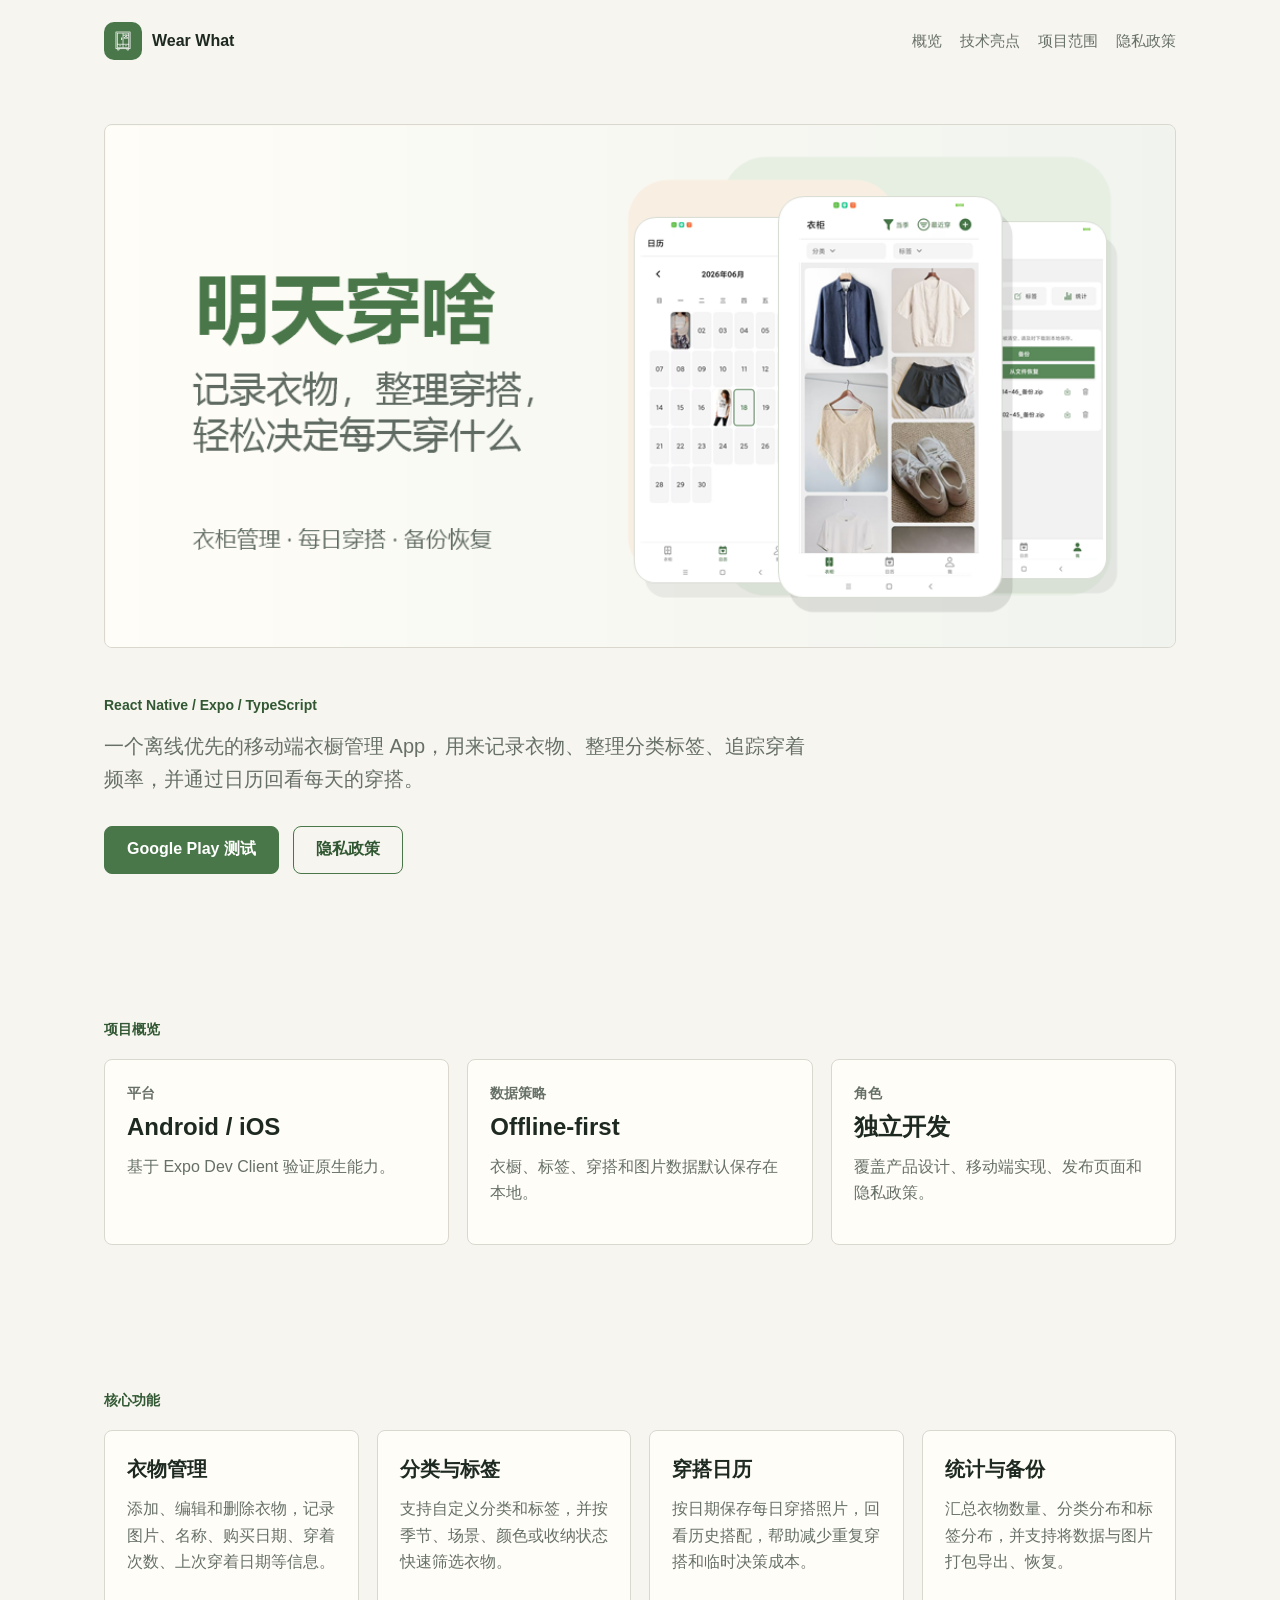
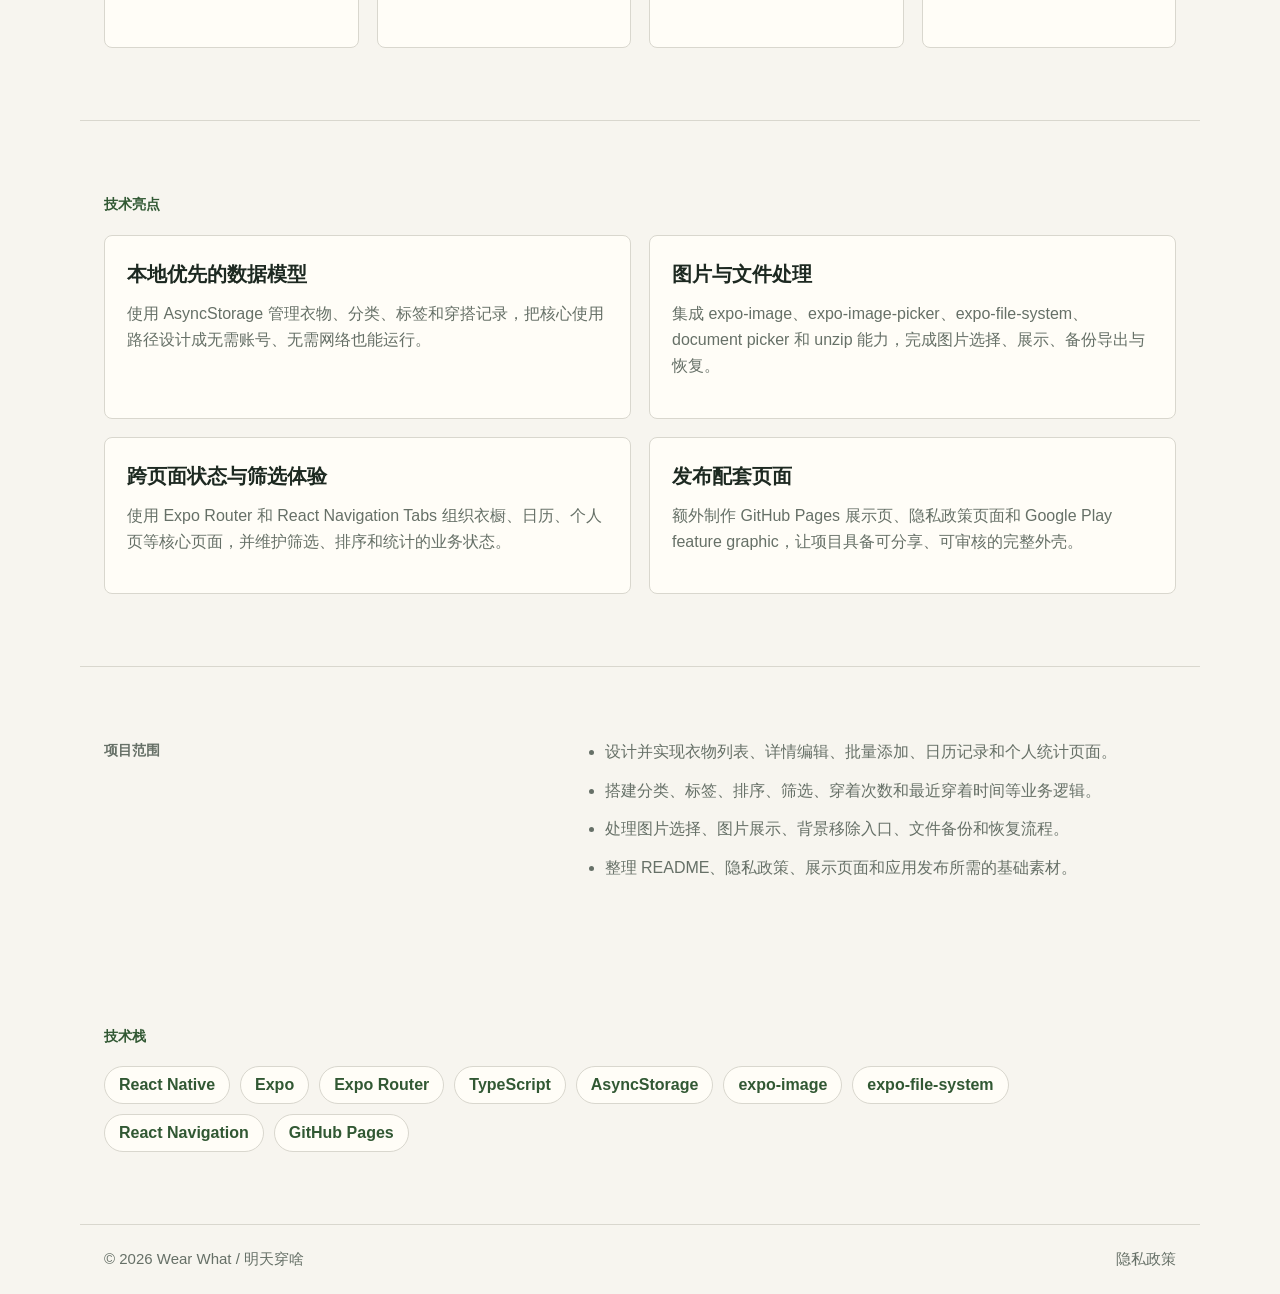
<file: index.html>
<!doctype html>
<html lang="zh-CN">
  <head>
    <meta charset="utf-8" />
    <meta name="viewport" content="width=device-width, initial-scale=1" />
    <title>Wear What / 明天穿啥 - React Native 项目展示</title>
    <meta
      name="description"
      content="Wear What / 明天穿啥是一个使用 React Native、Expo 和 TypeScript 构建的离线优先衣橱管理 App，支持衣物管理、穿搭日历、统计分析、图片处理和备份恢复。"
    />
    <link rel="icon" href="assets/app-icon.png" />
    <link rel="stylesheet" href="styles.css" />
  </head>
  <body>
    <header class="site-header">
      <a class="brand" href="./" aria-label="Wear What 项目首页">
        <img src="assets/app-icon.png" alt="" />
        <span>Wear What</span>
      </a>
      <nav aria-label="主要导航">
        <a href="#overview">概览</a>
        <a href="#engineering">技术亮点</a>
        <a href="#scope">项目范围</a>
        <a href="privacy.html">隐私政策</a>
      </nav>
    </header>

    <main>
      <section class="hero">
        <figure class="hero-art">
          <img
            src="assets/google-play-feature-graphic.png"
            alt="Wear What 应用功能截图拼图"
          />
        </figure>
        <div class="hero-copy">
          <p class="eyebrow">React Native / Expo / TypeScript</p>
          <p class="lead">
            一个离线优先的移动端衣橱管理 App，用来记录衣物、整理分类标签、追踪穿着频率，并通过日历回看每天的穿搭。
          </p>
          <div class="actions">
            <a
              class="button primary"
              href="https://play.google.com/apps/testing/com.yuy.wearwhat"
              >Google Play 测试</a
            >
            <a class="button secondary" href="privacy.html">隐私政策</a>
          </div>
        </div>
      </section>

      <section id="overview" class="section overview">
        <div class="section-heading">
          <p class="eyebrow">项目概览</p>
        </div>
        <div class="overview-grid">
          <article class="metric">
            <span>平台</span>
            <strong>Android / iOS</strong>
            <p>基于 Expo Dev Client 验证原生能力。</p>
          </article>
          <article class="metric">
            <span>数据策略</span>
            <strong>Offline-first</strong>
            <p>衣橱、标签、穿搭和图片数据默认保存在本地。</p>
          </article>
          <article class="metric">
            <span>角色</span>
            <strong>独立开发</strong>
            <p>覆盖产品设计、移动端实现、发布页面和隐私政策。</p>
          </article>
        </div>
      </section>

      <section class="section">
        <div class="section-heading">
          <p class="eyebrow">核心功能</p>
        </div>
        <div class="feature-grid">
          <article class="feature">
            <h3>衣物管理</h3>
            <p>添加、编辑和删除衣物，记录图片、名称、购买日期、穿着次数、上次穿着日期等信息。</p>
          </article>
          <article class="feature">
            <h3>分类与标签</h3>
            <p>支持自定义分类和标签，并按季节、场景、颜色或收纳状态快速筛选衣物。</p>
          </article>
          <article class="feature">
            <h3>穿搭日历</h3>
            <p>按日期保存每日穿搭照片，回看历史搭配，帮助减少重复穿搭和临时决策成本。</p>
          </article>
          <article class="feature">
            <h3>统计与备份</h3>
            <p>汇总衣物数量、分类分布和标签分布，并支持将数据与图片打包导出、恢复。</p>
          </article>
        </div>
      </section>

      <section id="engineering" class="section engineering">
        <div class="section-heading">
          <p class="eyebrow">技术亮点</p>
        </div>
        <div class="case-grid">
          <article class="case-card">
            <h3>本地优先的数据模型</h3>
            <p>
              使用 AsyncStorage 管理衣物、分类、标签和穿搭记录，把核心使用路径设计成无需账号、无需网络也能运行。
            </p>
          </article>
          <article class="case-card">
            <h3>图片与文件处理</h3>
            <p>
              集成 expo-image、expo-image-picker、expo-file-system、document picker 和 unzip 能力，完成图片选择、展示、备份导出与恢复。
            </p>
          </article>
          <article class="case-card">
            <h3>跨页面状态与筛选体验</h3>
            <p>
              使用 Expo Router 和 React Navigation Tabs 组织衣橱、日历、个人页等核心页面，并维护筛选、排序和统计的业务状态。
            </p>
          </article>
          <article class="case-card">
            <h3>发布配套页面</h3>
            <p>
              额外制作 GitHub Pages 展示页、隐私政策页面和 Google Play feature graphic，让项目具备可分享、可审核的完整外壳。
            </p>
          </article>
        </div>
      </section>

      <section id="scope" class="section split">
        <div>
          <p class="eyebrow">项目范围</p>
        </div>
        <ul class="scope-list">
          <li>设计并实现衣物列表、详情编辑、批量添加、日历记录和个人统计页面。</li>
          <li>搭建分类、标签、排序、筛选、穿着次数和最近穿着时间等业务逻辑。</li>
          <li>处理图片选择、图片展示、背景移除入口、文件备份和恢复流程。</li>
          <li>整理 README、隐私政策、展示页面和应用发布所需的基础素材。</li>
        </ul>
      </section>

      <section class="section stack">
        <div class="section-heading">
          <p class="eyebrow">技术栈</p>
        </div>
        <div class="tag-cloud" aria-label="技术栈列表">
          <span>React Native</span>
          <span>Expo</span>
          <span>Expo Router</span>
          <span>TypeScript</span>
          <span>AsyncStorage</span>
          <span>expo-image</span>
          <span>expo-file-system</span>
          <span>React Navigation</span>
          <span>GitHub Pages</span>
        </div>
      </section>

    </main>

    <footer class="site-footer">
      <span>© 2026 Wear What / 明天穿啥</span>
      <a href="privacy.html">隐私政策</a>
    </footer>
  </body>
</html>
</file>
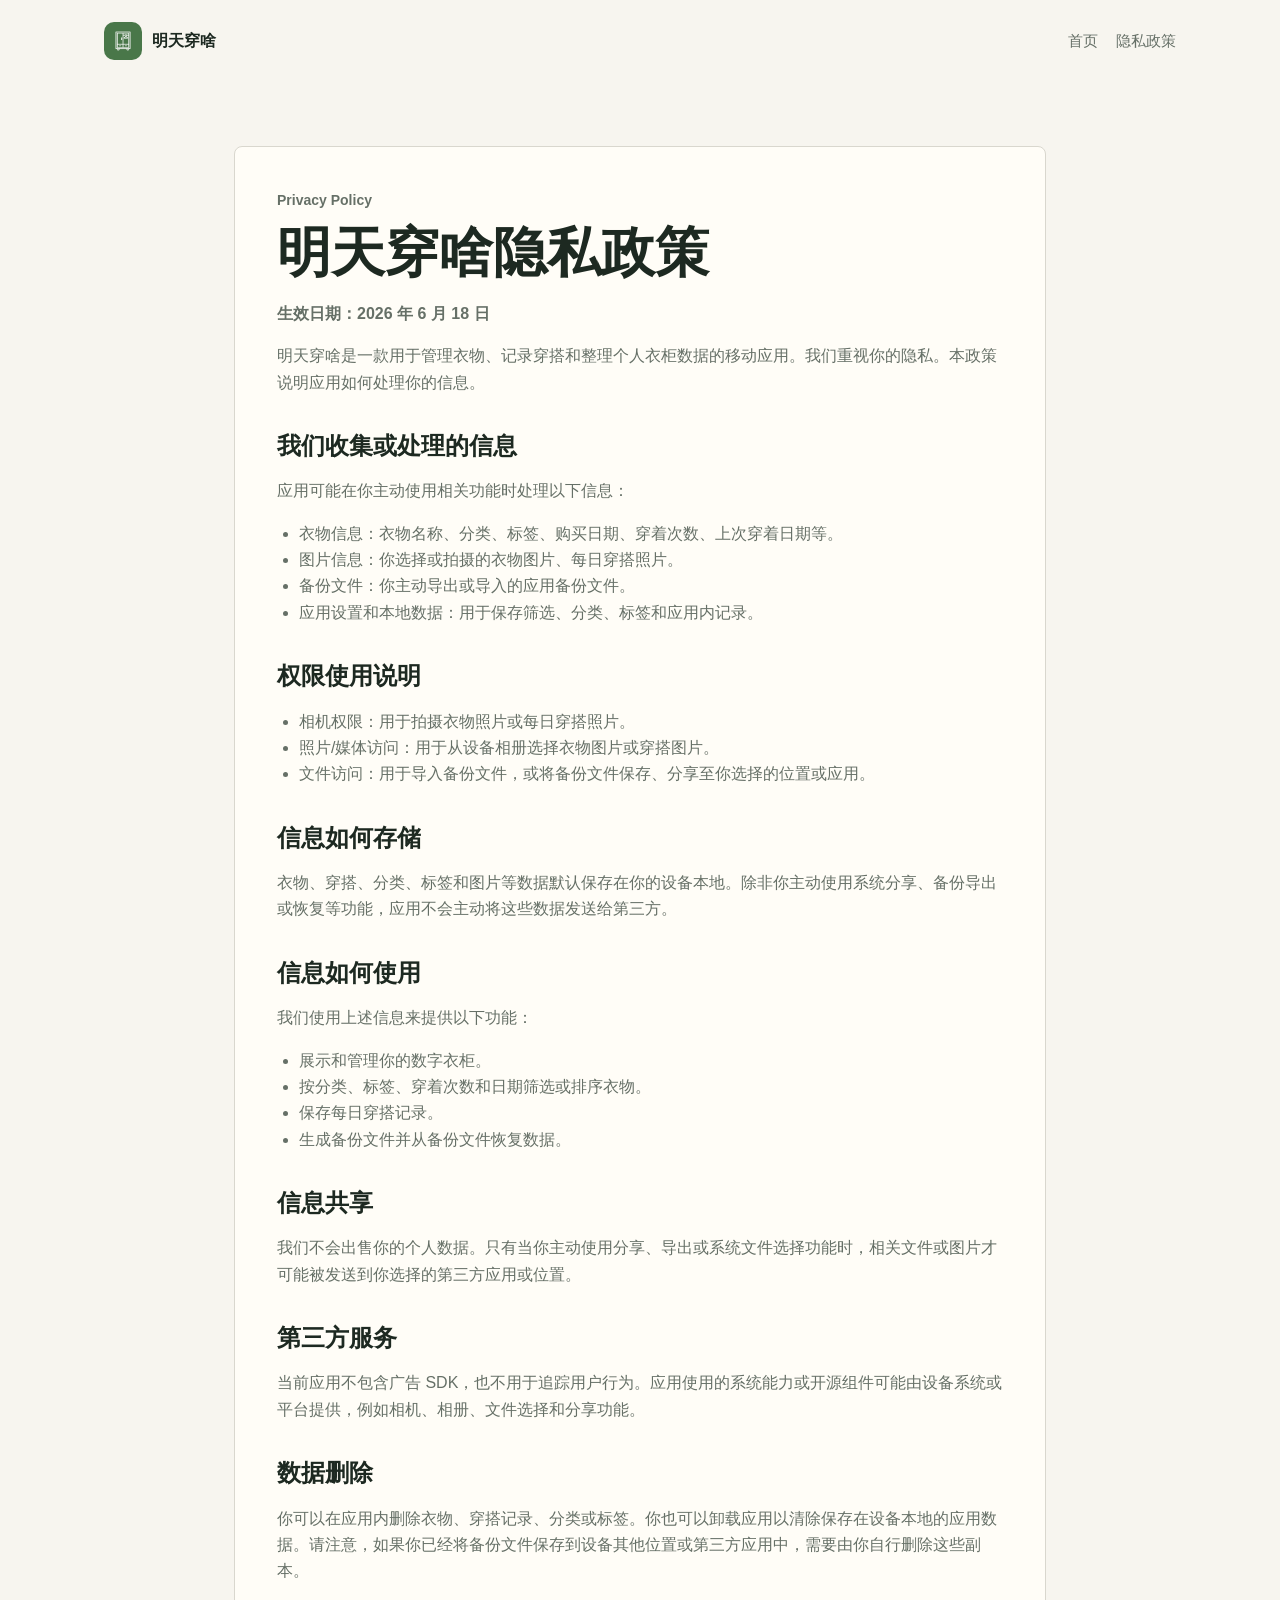
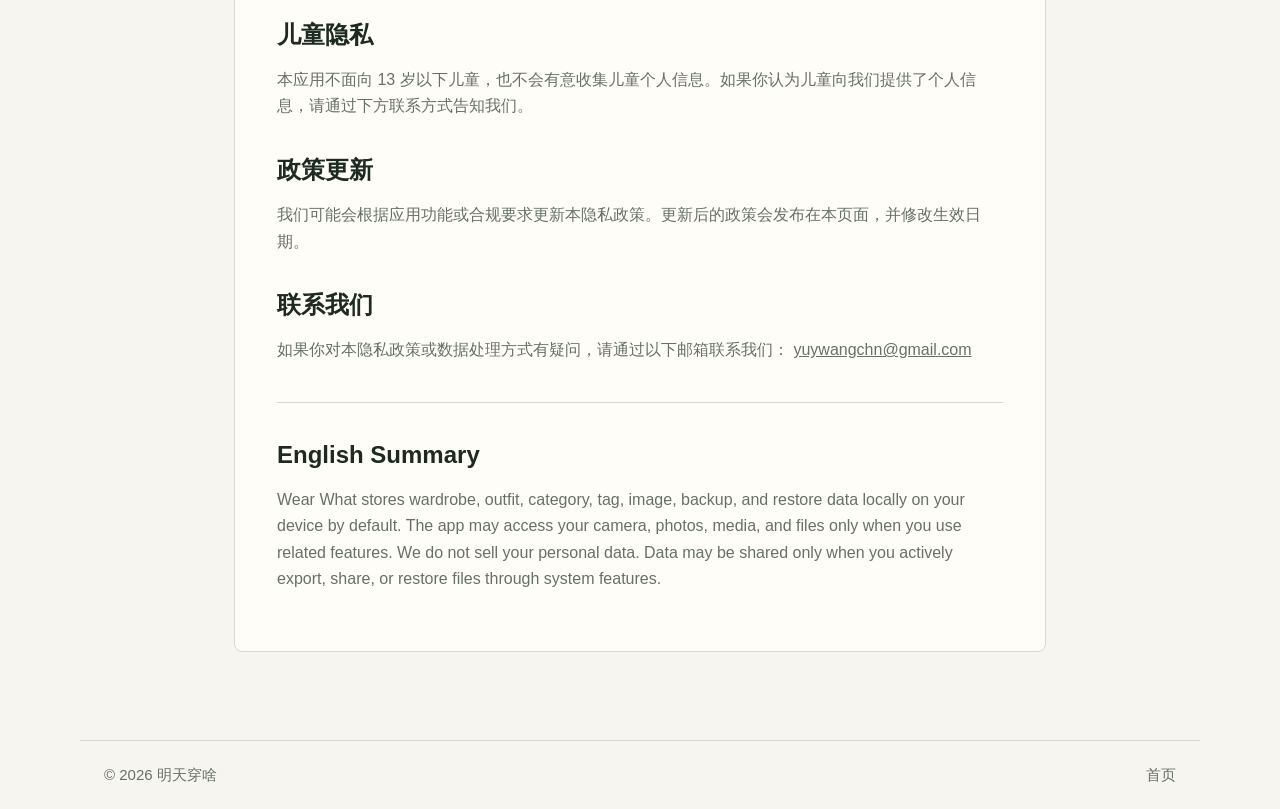
<file: privacy.html>
<!doctype html>
<html lang="zh-CN">
  <head>
    <meta charset="utf-8" />
    <meta name="viewport" content="width=device-width, initial-scale=1" />
    <title>明天穿啥隐私政策</title>
    <meta
      name="description"
      content="明天穿啥 Privacy Policy，说明应用如何处理相机、照片、文件、本地存储和备份恢复数据。"
    />
    <link rel="icon" href="assets/app-icon.png" />
    <link rel="stylesheet" href="styles.css" />
  </head>
  <body>
    <header class="site-header">
      <a class="brand" href="./" aria-label="明天穿啥首页">
        <img src="assets/app-icon.png" alt="" />
        <span>明天穿啥</span>
      </a>
      <nav aria-label="主要导航">
        <a href="./">首页</a>
        <a href="privacy.html">隐私政策</a>
      </nav>
    </header>

    <main class="policy">
      <article>
        <p class="eyebrow">Privacy Policy</p>
        <h1>明天穿啥隐私政策</h1>
        <p class="updated">生效日期：2026 年 6 月 18 日</p>

        <p>
          明天穿啥是一款用于管理衣物、记录穿搭和整理个人衣柜数据的移动应用。我们重视你的隐私。本政策说明应用如何处理你的信息。
        </p>

        <h2>我们收集或处理的信息</h2>
        <p>应用可能在你主动使用相关功能时处理以下信息：</p>
        <ul>
          <li>衣物信息：衣物名称、分类、标签、购买日期、穿着次数、上次穿着日期等。</li>
          <li>图片信息：你选择或拍摄的衣物图片、每日穿搭照片。</li>
          <li>备份文件：你主动导出或导入的应用备份文件。</li>
          <li>应用设置和本地数据：用于保存筛选、分类、标签和应用内记录。</li>
        </ul>

        <h2>权限使用说明</h2>
        <ul>
          <li>相机权限：用于拍摄衣物照片或每日穿搭照片。</li>
          <li>照片/媒体访问：用于从设备相册选择衣物图片或穿搭图片。</li>
          <li>文件访问：用于导入备份文件，或将备份文件保存、分享至你选择的位置或应用。</li>
        </ul>

        <h2>信息如何存储</h2>
        <p>
          衣物、穿搭、分类、标签和图片等数据默认保存在你的设备本地。除非你主动使用系统分享、备份导出或恢复等功能，应用不会主动将这些数据发送给第三方。
        </p>

        <h2>信息如何使用</h2>
        <p>我们使用上述信息来提供以下功能：</p>
        <ul>
          <li>展示和管理你的数字衣柜。</li>
          <li>按分类、标签、穿着次数和日期筛选或排序衣物。</li>
          <li>保存每日穿搭记录。</li>
          <li>生成备份文件并从备份文件恢复数据。</li>
        </ul>

        <h2>信息共享</h2>
        <p>
          我们不会出售你的个人数据。只有当你主动使用分享、导出或系统文件选择功能时，相关文件或图片才可能被发送到你选择的第三方应用或位置。
        </p>

        <h2>第三方服务</h2>
        <p>
          当前应用不包含广告 SDK，也不用于追踪用户行为。应用使用的系统能力或开源组件可能由设备系统或平台提供，例如相机、相册、文件选择和分享功能。
        </p>

        <h2>数据删除</h2>
        <p>
          你可以在应用内删除衣物、穿搭记录、分类或标签。你也可以卸载应用以清除保存在设备本地的应用数据。请注意，如果你已经将备份文件保存到设备其他位置或第三方应用中，需要由你自行删除这些副本。
        </p>

        <h2>儿童隐私</h2>
        <p>
          本应用不面向 13 岁以下儿童，也不会有意收集儿童个人信息。如果你认为儿童向我们提供了个人信息，请通过下方联系方式告知我们。
        </p>

        <h2>政策更新</h2>
        <p>
          我们可能会根据应用功能或合规要求更新本隐私政策。更新后的政策会发布在本页面，并修改生效日期。
        </p>

        <h2>联系我们</h2>
        <p>
          如果你对本隐私政策或数据处理方式有疑问，请通过以下邮箱联系我们：
          <a href="mailto:yuywangchn@gmail.com">yuywangchn@gmail.com</a>
        </p>

        <hr />

        <h2>English Summary</h2>
        <p>
          Wear What stores wardrobe, outfit, category, tag, image, backup, and restore data locally on your device by default.
          The app may access your camera, photos, media, and files only when you use related features. We do not sell your
          personal data. Data may be shared only when you actively export, share, or restore files through system features.
        </p>
      </article>
    </main>

    <footer class="site-footer">
      <span>© 2026 明天穿啥</span>
      <a href="./">首页</a>
    </footer>
  </body>
</html>
</file>
<file: styles.css>
:root {
  color-scheme: light;
  --bg: #f7f5ef;
  --ink: #1d2921;
  --muted: #667067;
  --line: #d9d7ce;
  --panel: #fffdf7;
  --primary: #497749;
  --primary-dark: #315833;
  --accent: #b6534f;
  --gold: #d6a94b;
  --blue: #5d7f9d;
}

* {
  box-sizing: border-box;
}

html {
  scroll-behavior: smooth;
}

body {
  margin: 0;
  background: var(--bg);
  color: var(--ink);
  font-family:
    -apple-system, BlinkMacSystemFont, "Segoe UI", "Noto Sans SC", "PingFang SC",
    "Microsoft YaHei", Arial, sans-serif;
  line-height: 1.65;
}

a {
  color: inherit;
}

.site-header,
.site-footer {
  display: flex;
  align-items: center;
  justify-content: space-between;
  gap: 24px;
  max-width: 1120px;
  margin: 0 auto;
  padding: 22px 24px;
}

.site-header {
  position: sticky;
  top: 0;
  z-index: 5;
  background: rgb(247 245 239 / 0.92);
  backdrop-filter: blur(12px);
}

.site-header nav,
.site-footer {
  color: var(--muted);
  font-size: 15px;
}

.site-header nav {
  display: flex;
  flex-wrap: wrap;
  gap: 18px;
}

.site-header a,
.site-footer a {
  text-decoration: none;
}

.site-header a:hover,
.site-footer a:hover {
  color: var(--primary-dark);
}

.brand {
  display: inline-flex;
  align-items: center;
  flex: 0 0 auto;
  gap: 10px;
  color: var(--ink);
  font-weight: 800;
}

.brand img {
  width: 38px;
  height: 38px;
  border-radius: 10px;
}

.hero,
.section {
  max-width: 1120px;
  margin: 0 auto;
  padding: 72px 24px;
}

.hero {
  display: flex;
  flex-direction: column;
  gap: 42px;
  min-height: calc(100vh - 88px);
  padding-top: 42px;
}

.hero-copy {
  max-width: 860px;
  padding-top: 4px;
}

.eyebrow {
  margin: 0 0 12px;
  color: var(--primary-dark);
  font-size: 14px;
  font-weight: 800;
  letter-spacing: 0;
}

h1,
h2,
h3,
p {
  margin-top: 0;
}

h1 {
  max-width: 820px;
  margin-bottom: 20px;
  font-size: clamp(42px, 7vw, 76px);
  line-height: 1.05;
  letter-spacing: 0;
}

h2 {
  margin-bottom: 18px;
  font-size: clamp(28px, 4vw, 44px);
  line-height: 1.18;
  letter-spacing: 0;
}

h3 {
  margin-bottom: 10px;
  font-size: 20px;
}

.lead {
  max-width: 720px;
  color: var(--muted);
  font-size: 20px;
  margin-bottom: 0;
}

.actions {
  display: flex;
  flex-wrap: wrap;
  gap: 14px;
  margin-top: 30px;
}

.actions.centered {
  justify-content: center;
}

.button {
  display: inline-flex;
  align-items: center;
  justify-content: center;
  min-height: 48px;
  padding: 0 22px;
  border: 1px solid var(--primary);
  border-radius: 8px;
  font-weight: 800;
  text-decoration: none;
}

.button.primary {
  background: var(--primary);
  color: #fff;
}

.button.secondary {
  color: var(--primary-dark);
}

.hero-art {
  order: -1;
  width: 100%;
  margin: 0;
  overflow: hidden;
  border: 1px solid var(--line);
  border-radius: 8px;
  background: #f7f5ef;
}

.hero-art img {
  display: block;
  width: 100%;
  height: auto;
}

.section-heading {
  max-width: 720px;
  margin-bottom: 18px;
}

.overview-grid,
.case-grid {
  display: grid;
  grid-template-columns: repeat(3, minmax(0, 1fr));
  gap: 18px;
}

.case-grid {
  grid-template-columns: repeat(2, minmax(0, 1fr));
}

.feature-grid {
  display: grid;
  grid-template-columns: repeat(4, minmax(0, 1fr));
  gap: 18px;
}

.metric,
.feature,
.case-card {
  padding: 22px;
  border: 1px solid var(--line);
  border-radius: 8px;
  background: var(--panel);
}

.feature {
  min-height: 218px;
}

.metric span {
  display: block;
  margin-bottom: 8px;
  color: var(--muted);
  font-size: 14px;
  font-weight: 700;
}

.metric strong {
  display: block;
  margin-bottom: 12px;
  font-size: 24px;
  line-height: 1.2;
}

.metric p,
.feature p,
.case-card p,
.split p,
.policy p,
.policy li,
.scope-list {
  color: var(--muted);
}

.engineering {
  border-top: 1px solid var(--line);
  border-bottom: 1px solid var(--line);
}

.split {
  display: grid;
  grid-template-columns: minmax(0, 0.85fr) minmax(0, 1.15fr);
  gap: 40px;
}

.scope-list {
  margin: 0;
  padding-left: 22px;
}

.scope-list li + li {
  margin-top: 12px;
}

.tag-cloud {
  display: flex;
  flex-wrap: wrap;
  gap: 10px;
}

.tag-cloud span {
  display: inline-flex;
  align-items: center;
  min-height: 38px;
  padding: 0 14px;
  border: 1px solid var(--line);
  border-radius: 999px;
  background: var(--panel);
  color: var(--primary-dark);
  font-weight: 800;
}

.site-footer {
  border-top: 1px solid var(--line);
}

.policy {
  max-width: 860px;
  margin: 0 auto;
  padding: 64px 24px 88px;
}

.policy article {
  padding: 42px;
  border: 1px solid var(--line);
  border-radius: 8px;
  background: var(--panel);
}

.policy h1 {
  font-size: clamp(34px, 5vw, 54px);
}

.policy h2 {
  margin-top: 36px;
  font-size: 24px;
}

.policy ul {
  padding-left: 22px;
}

.policy hr {
  margin: 38px 0;
  border: 0;
  border-top: 1px solid var(--line);
}

.updated {
  font-weight: 700;
}

@media (max-width: 860px) {
  .overview-grid,
  .case-grid,
  .split {
    grid-template-columns: 1fr;
  }

  .hero {
    gap: 32px;
  }

  .feature-grid {
    grid-template-columns: repeat(2, minmax(0, 1fr));
  }
}

@media (max-width: 560px) {
  .site-header,
  .site-footer {
    padding: 16px;
  }

  .site-header {
    align-items: flex-start;
    flex-direction: column;
    gap: 12px;
  }

  .site-header nav {
    gap: 12px;
  }

  .hero,
  .section,
  .policy {
    padding-left: 16px;
    padding-right: 16px;
  }

  .hero {
    min-height: 0;
  }

  .lead {
    font-size: 18px;
  }

  .actions,
  .button {
    width: 100%;
  }

  .feature-grid {
    grid-template-columns: 1fr;
  }

  .metric,
  .feature,
  .case-card,
  .policy article {
    padding: 20px;
  }
}
</file>
